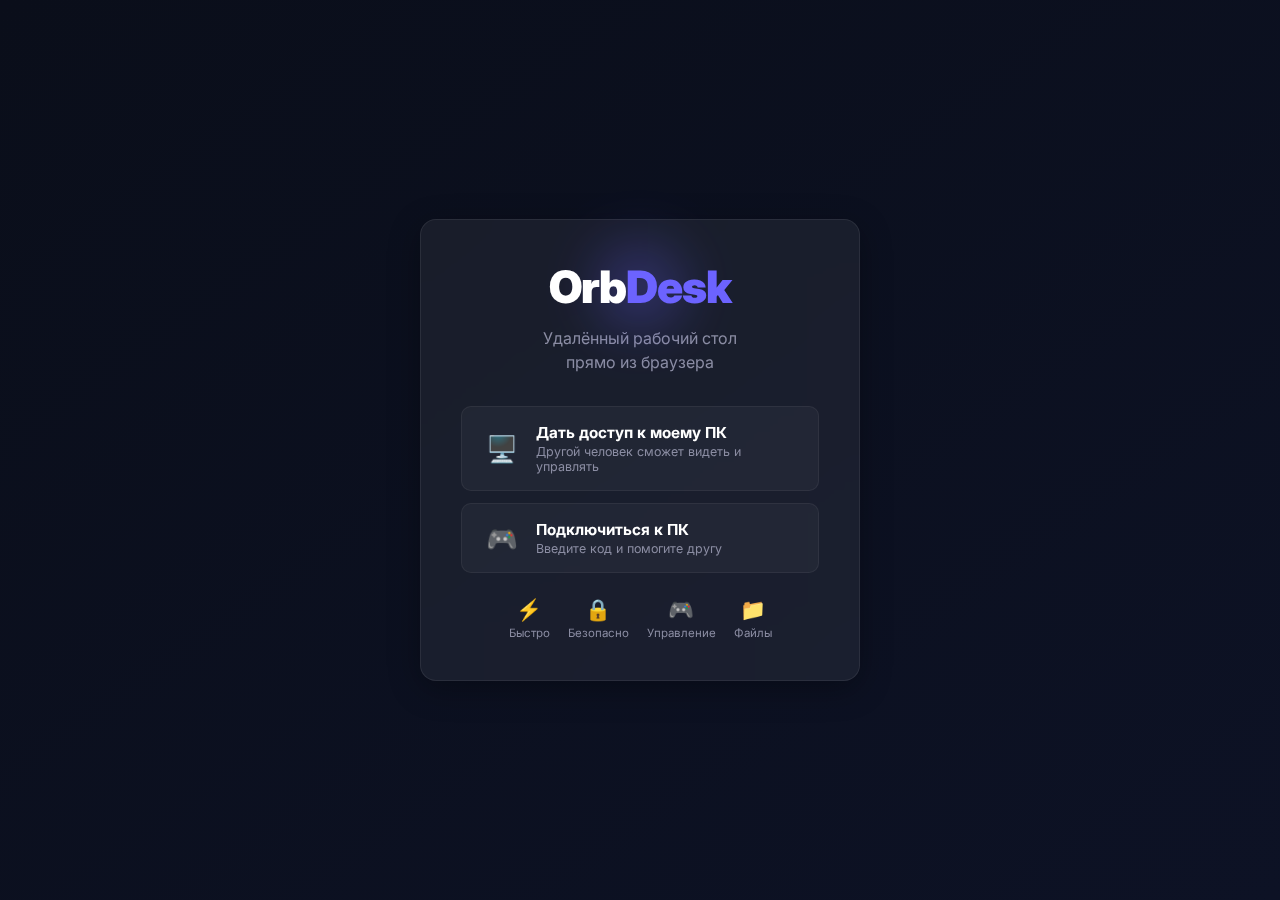
<file: static/index.html>
<!DOCTYPE html>
<html lang="ru">

<head>
    <meta charset="UTF-8">
    <meta name="viewport" content="width=device-width, initial-scale=1.0">
    <title>OrbDesk | Удалённый рабочий стол</title>
    <meta name="description"
        content="OrbDesk — удалённый рабочий стол прямо из браузера. Быстро, безопасно, с полным управлением.">
    <link rel="preconnect" href="https://fonts.googleapis.com">
    <link rel="preconnect" href="https://fonts.gstatic.com" crossorigin>
    <link href="https://fonts.googleapis.com/css2?family=Inter:wght@400;600;700;900&display=swap" rel="stylesheet">
    <link rel="stylesheet" href="style.css">
</head>

<body>

    <!-- ═══ Экран 1: Главная ═══ -->
    <div id="landing-page" class="page active">
        <div class="glass-card main-card">
            <div class="hero">
                <div class="logo-orb">
                    <div class="orb-glow"></div>
                    <span class="logo-text">Orb<span class="accent">Desk</span></span>
                </div>
                <p class="tagline">Удалённый рабочий стол<br>прямо из браузера</p>
            </div>

            <div class="role-buttons">
                <button id="btn-host" class="role-btn host-btn">
                    <span class="role-icon">🖥️</span>
                    <div>
                        <span class="role-title">Дать доступ к моему ПК</span>
                        <span class="role-desc">Другой человек сможет видеть и управлять</span>
                    </div>
                </button>
                <button id="btn-viewer" class="role-btn viewer-btn">
                    <span class="role-icon">🎮</span>
                    <div>
                        <span class="role-title">Подключиться к ПК</span>
                        <span class="role-desc">Введите код и помогите другу</span>
                    </div>
                </button>
            </div>

            <div class="features">
                <div class="feature-item"><span class="icon">⚡</span>
                    <p>Быстро</p>
                </div>
                <div class="feature-item"><span class="icon">🔒</span>
                    <p>Безопасно</p>
                </div>
                <div class="feature-item"><span class="icon">🎮</span>
                    <p>Управление</p>
                </div>
                <div class="feature-item"><span class="icon">📁</span>
                    <p>Файлы</p>
                </div>
            </div>
        </div>
    </div>

    <!-- ═══ Экран 2: Хост ═══ -->
    <div id="host-page" class="page">
        <div class="glass-card host-card">
            <button id="back-from-host" class="back-btn">← Назад</button>
            <div class="host-content">
                <div class="share-icon-large">🖥️</div>
                <h2>Дать доступ к ПК</h2>
                <p class="host-subtitle">Скачайте и запустите — код для подключения появится автоматически</p>

                <a href="/download/host" class="primary-btn download-btn">
                    ⬇️ Скачать OrbDesk Agent
                </a>

                <div class="steps-mini">
                    <p>1. Скачайте файл</p>
                    <p>2. <strong>Запустите</strong> его — всё установится автоматически</p>
                    <p>3. Код и пароль появятся в окне — скажите их другу</p>
                </div>

                <div class="agent-features">
                    <div class="af-item">🔒 <strong>C</strong> — вкл/выкл управление</div>
                    <div class="af-item">👢 <strong>K</strong> — выгнать зрителя</div>
                    <div class="af-item">❌ <strong>Q</strong> — завершить</div>
                </div>
            </div>
        </div>
    </div>

    <!-- ═══ Экран 3: Зритель (ввод кода) ═══ -->
    <div id="viewer-page" class="page">
        <div class="glass-card viewer-card">
            <button id="back-from-viewer" class="back-btn">← Назад</button>
            <div class="viewer-content">
                <div class="connect-icon-large">🎮</div>
                <h2>Подключение</h2>
                <p class="viewer-subtitle">Введите код доступа от друга</p>

                <div class="pin-input" id="pin-container">
                    <input type="text" maxlength="1" class="pin-digit" data-index="0" inputmode="numeric"
                        autocomplete="off">
                    <input type="text" maxlength="1" class="pin-digit" data-index="1" inputmode="numeric"
                        autocomplete="off">
                    <input type="text" maxlength="1" class="pin-digit" data-index="2" inputmode="numeric"
                        autocomplete="off">
                    <span class="pin-separator">—</span>
                    <input type="text" maxlength="1" class="pin-digit" data-index="3" inputmode="numeric"
                        autocomplete="off">
                    <input type="text" maxlength="1" class="pin-digit" data-index="4" inputmode="numeric"
                        autocomplete="off">
                    <input type="text" maxlength="1" class="pin-digit" data-index="5" inputmode="numeric"
                        autocomplete="off">
                </div>

                <div id="password-section" class="password-section hidden">
                    <p class="password-label">🔒 Введите пароль сеанса</p>
                    <input type="text" id="session-password" class="password-input" placeholder="Пароль"
                        autocomplete="off" maxlength="10">
                </div>

                <p id="pin-error" class="pin-error"></p>

                <button id="connect-btn" class="primary-btn" disabled>
                    Подключиться
                </button>
            </div>
        </div>
    </div>

    <!-- ═══ Экран 4: Удалённый рабочий стол ═══ -->
    <div id="remote-page" class="page">
        <div class="glass-nav" id="glass-nav">
            <div class="nav-left">
                <div class="logo-small">Orb<span class="accent">Desk</span></div>
                <div id="connection-indicator" class="connection-indicator good">
                    <span class="ci-dot"></span>
                    <span class="ci-text" id="ci-text">Отлично</span>
                </div>
            </div>
            <div class="nav-controls">
                <span id="control-badge" class="control-badge allowed">🎮 Управление</span>
                <span id="session-status" class="session-status">Подключение...</span>
                <button id="btn-settings" class="nav-icon-btn" title="Настройки">⚙️</button>
                <button id="btn-syskeys" class="nav-icon-btn" title="Системные клавиши">⌨️</button>
                <button id="btn-quickactions" class="nav-icon-btn" title="Быстрые действия">⚡</button>
                <button id="btn-clipboard" class="nav-icon-btn" title="Буфер обмена">📋</button>
                <button id="btn-draw" class="nav-icon-btn" title="Рисование">✏️</button>
                <button id="btn-chat" class="nav-icon-btn" title="Чат">💬</button>
                <button id="btn-record" class="nav-icon-btn" title="Запись сессии">⏺</button>
                <button id="close-session" class="close-btn" title="Отключиться">✕</button>
            </div>
        </div>

        <div class="viewport-container" id="viewport-container">
            <canvas id="screen-canvas"></canvas>
            <canvas id="draw-canvas"></canvas>
            <div id="ghost-cursors-layer" class="ghost-cursors-layer"></div>

            <!-- Drop Zone Overlay -->
            <div id="drop-overlay" class="drop-overlay hidden">
                <div class="drop-content">
                    <div class="drop-icon">📁</div>
                    <p class="drop-text">Отпустите файл для отправки</p>
                    <div class="drop-ring"></div>
                </div>
            </div>

            <div class="loader" id="loader">
                <div class="loader-spinner"></div>
                <p>Загрузка экрана...</p>
            </div>
        </div>

        <!-- Settings Overlay -->
        <div id="settings-overlay" class="overlay-panel hidden">
            <div class="overlay-glass">
                <div class="overlay-header">
                    <h3>⚙️ Настройки</h3>
                    <button class="overlay-close" data-close="settings-overlay">✕</button>
                </div>
                <div class="overlay-body">
                    <label class="setting-label">Качество изображения</label>
                    <div class="quality-selector" id="quality-selector">
                        <button class="q-btn" data-quality="low">
                            <span class="q-icon">🟢</span>
                            <span class="q-name">Низкое</span>
                            <span class="q-desc">15 FPS · Экономия</span>
                        </button>
                        <button class="q-btn active" data-quality="medium">
                            <span class="q-icon">🟡</span>
                            <span class="q-name">Среднее</span>
                            <span class="q-desc">30 FPS · Баланс</span>
                        </button>
                        <button class="q-btn" data-quality="high">
                            <span class="q-icon">🔴</span>
                            <span class="q-name">Высокое</span>
                            <span class="q-desc">60 FPS · Максимум</span>
                        </button>
                    </div>

                    <label class="setting-label" style="margin-top: 18px;">Монитор</label>
                    <div id="monitor-selector" class="monitor-selector">
                        <span class="monitor-info">Обнаружение...</span>
                    </div>

                    <label class="setting-label" style="margin-top: 18px;">Информация</label>
                    <div class="info-grid">
                        <div class="info-cell">
                            <span class="info-value" id="info-fps">—</span>
                            <span class="info-label">FPS</span>
                        </div>
                        <div class="info-cell">
                            <span class="info-value" id="info-latency">—</span>
                            <span class="info-label">Сеанс</span>
                        </div>
                        <div class="info-cell">
                            <span class="info-value" id="info-resolution">—</span>
                            <span class="info-label">Разрешение</span>
                        </div>
                    </div>
                </div>
            </div>
        </div>

        <!-- System Keys Overlay -->
        <div id="syskeys-overlay" class="overlay-panel hidden">
            <div class="overlay-glass syskeys-glass">
                <div class="overlay-header">
                    <h3>⌨️ Системные клавиши</h3>
                    <button class="overlay-close" data-close="syskeys-overlay">✕</button>
                </div>
                <div class="overlay-body">
                    <div class="syskeys-section">
                        <span class="syskeys-label">Модификаторы</span>
                        <div class="syskeys-row">
                            <button class="syskey-btn modifier-btn" data-mod="ctrl">Ctrl</button>
                            <button class="syskey-btn modifier-btn" data-mod="shift">Shift</button>
                            <button class="syskey-btn modifier-btn" data-mod="alt">Alt</button>
                            <button class="syskey-btn modifier-btn" data-mod="win">Win</button>
                        </div>
                    </div>
                    <div class="syskeys-section">
                        <span class="syskeys-label">F-клавиши</span>
                        <div class="syskeys-row">
                            <button class="syskey-btn" data-key="f1">F1</button>
                            <button class="syskey-btn" data-key="f2">F2</button>
                            <button class="syskey-btn" data-key="f3">F3</button>
                            <button class="syskey-btn" data-key="f4">F4</button>
                            <button class="syskey-btn" data-key="f5">F5</button>
                            <button class="syskey-btn" data-key="f6">F6</button>
                        </div>
                        <div class="syskeys-row">
                            <button class="syskey-btn" data-key="f7">F7</button>
                            <button class="syskey-btn" data-key="f8">F8</button>
                            <button class="syskey-btn" data-key="f9">F9</button>
                            <button class="syskey-btn" data-key="f10">F10</button>
                            <button class="syskey-btn" data-key="f11">F11</button>
                            <button class="syskey-btn" data-key="f12">F12</button>
                        </div>
                    </div>
                    <div class="syskeys-section">
                        <span class="syskeys-label">Специальные</span>
                        <div class="syskeys-row">
                            <button class="syskey-btn" data-key="escape">Esc</button>
                            <button class="syskey-btn" data-key="tab">Tab</button>
                            <button class="syskey-btn" data-key="delete">Del</button>
                            <button class="syskey-btn" data-key="printscreen">PrtSc</button>
                            <button class="syskey-btn" data-key="insert">Ins</button>
                        </div>
                    </div>
                    <div class="syskeys-section">
                        <span class="syskeys-label">Комбинации</span>
                        <div class="syskeys-row">
                            <button class="syskey-btn hotkey-btn" data-hotkey="ctrl,c">Ctrl+C</button>
                            <button class="syskey-btn hotkey-btn" data-hotkey="ctrl,v">Ctrl+V</button>
                            <button class="syskey-btn hotkey-btn" data-hotkey="ctrl,z">Ctrl+Z</button>
                            <button class="syskey-btn hotkey-btn" data-hotkey="ctrl,a">Ctrl+A</button>
                            <button class="syskey-btn hotkey-btn" data-hotkey="alt,tab">Alt+Tab</button>
                            <button class="syskey-btn hotkey-btn" data-hotkey="alt,f4">Alt+F4</button>
                        </div>
                        <div class="syskeys-row">
                            <button class="syskey-btn hotkey-btn"
                                data-hotkey="ctrl,shift,escape">Ctrl+Shift+Esc</button>
                            <button class="syskey-btn hotkey-btn" data-hotkey="win,d">Win+D</button>
                            <button class="syskey-btn hotkey-btn" data-hotkey="win,e">Win+E</button>
                            <button class="syskey-btn hotkey-btn" data-hotkey="win,l">Win+L</button>
                        </div>
                    </div>
                </div>
            </div>
        </div>

        <!-- Quick Actions Overlay -->
        <div id="quickactions-overlay" class="overlay-panel hidden">
            <div class="overlay-glass qa-glass">
                <div class="overlay-header">
                    <h3>⚡ Быстрые действия</h3>
                    <button class="overlay-close" data-close="quickactions-overlay">✕</button>
                </div>
                <div class="qa-grid">
                    <button class="qa-btn" data-quick="minimize_all">
                        <span class="qa-icon">🗕</span>
                        <span class="qa-label">Свернуть всё</span>
                    </button>
                    <button class="qa-btn" data-quick="show_desktop">
                        <span class="qa-icon">🖥️</span>
                        <span class="qa-label">Рабочий стол</span>
                    </button>
                    <button class="qa-btn" data-quick="task_manager">
                        <span class="qa-icon">📊</span>
                        <span class="qa-label">Диспетчер задач</span>
                    </button>
                    <button class="qa-btn" data-quick="open_explorer">
                        <span class="qa-icon">📁</span>
                        <span class="qa-label">Проводник</span>
                    </button>
                    <button class="qa-btn" data-quick="screenshot">
                        <span class="qa-icon">📸</span>
                        <span class="qa-label">Скриншот</span>
                    </button>
                    <button class="qa-btn qa-btn-danger" data-quick="lock_screen">
                        <span class="qa-icon">🔒</span>
                        <span class="qa-label">Блокировка</span>
                    </button>
                </div>
            </div>
        </div>

        <!-- Chat Overlay -->
        <div id="chat-overlay" class="overlay-panel chat-panel hidden">
            <div class="overlay-glass chat-glass">
                <div class="overlay-header">
                    <h3>💬 Чат</h3>
                    <button class="overlay-close" data-close="chat-overlay">✕</button>
                </div>
                <div class="chat-messages" id="chat-messages"></div>
                <div class="chat-input-area">
                    <input type="text" id="chat-input" class="chat-input" placeholder="Написать сообщение..."
                        autocomplete="off" maxlength="500">
                    <button id="chat-send" class="chat-send-btn">➤</button>
                </div>
            </div>
        </div>

        <!-- Draw Toolbar -->
        <div id="draw-toolbar" class="draw-toolbar hidden">
            <div class="draw-colors">
                <button class="draw-color active" data-color="#ff4444" style="background:#ff4444;"></button>
                <button class="draw-color" data-color="#44ff44" style="background:#44ff44;"></button>
                <button class="draw-color" data-color="#4488ff" style="background:#4488ff;"></button>
                <button class="draw-color" data-color="#ffff44" style="background:#ffff44;"></button>
                <button class="draw-color" data-color="#ffffff" style="background:#ffffff;"></button>
            </div>
            <div class="draw-sizes">
                <button class="draw-size active" data-size="3">S</button>
                <button class="draw-size" data-size="6">M</button>
                <button class="draw-size" data-size="12">L</button>
            </div>
            <button id="draw-clear" class="draw-clear-btn">🗑️ Очистить</button>
        </div>

        <div class="floating-toolbar">
            <button id="fullscreen" title="На весь экран">⛶</button>
            <button id="btn-focus" title="Focus Mode">👁️</button>
        </div>
    </div>

    <!-- Screenshot Modal -->
    <div id="screenshot-modal" class="screenshot-modal hidden">
        <div class="screenshot-content">
            <div class="screenshot-header">
                <h3>📸 Скриншот</h3>
                <button class="overlay-close" id="screenshot-close">✕</button>
            </div>
            <img id="screenshot-img" class="screenshot-img" alt="Screenshot">
            <a id="screenshot-download" class="primary-btn download-btn" download="screenshot.png">⬇️ Скачать</a>
        </div>
    </div>

    <input type="text" id="hidden-input" style="position:absolute;opacity:0;pointer-events:none;">

    <div id="toast" class="toast"></div>

    <script src="script.js"></script>
</body>

</html>
</file>
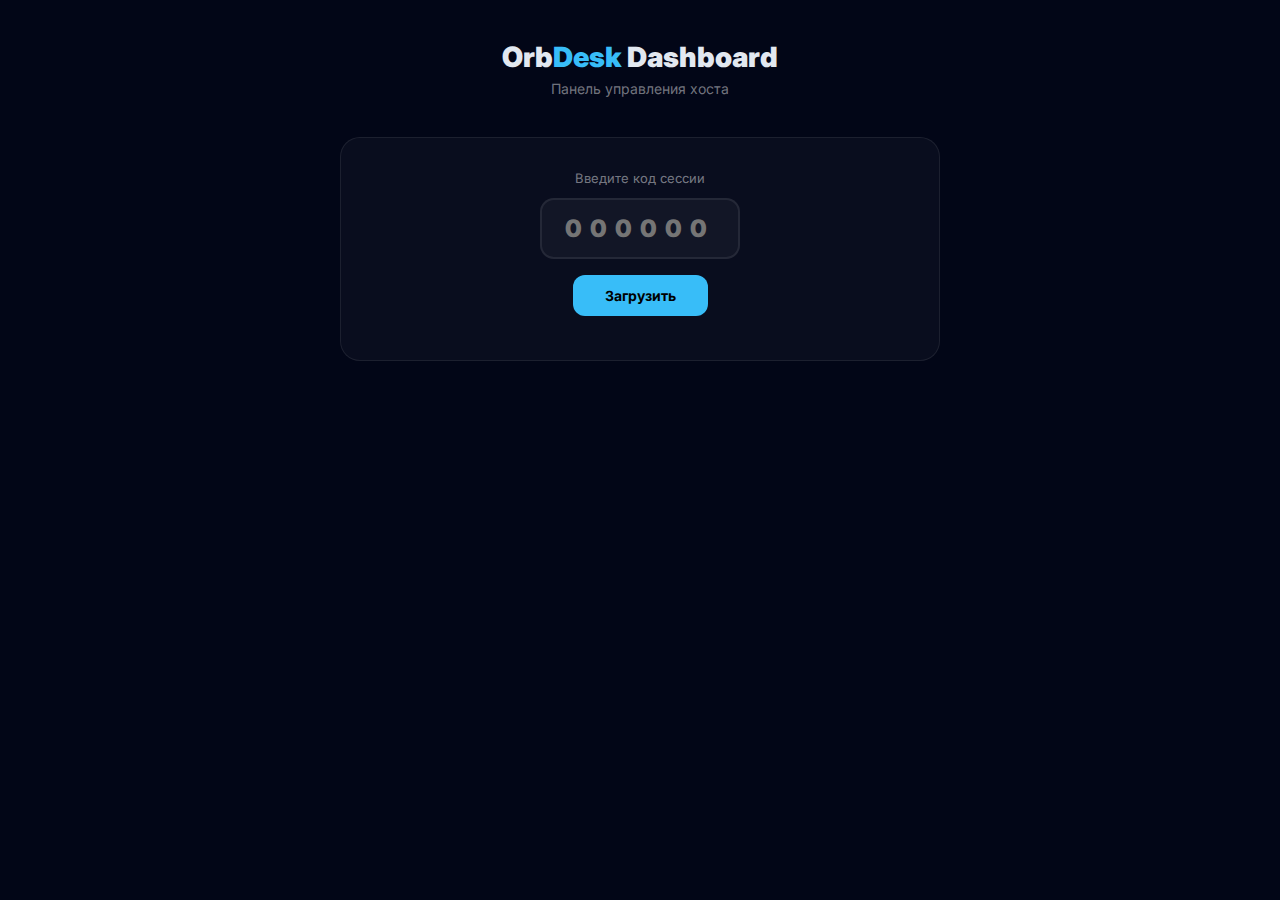
<file: static/dashboard.html>
<!DOCTYPE html>
<html lang="ru">

<head>
    <meta charset="UTF-8">
    <meta name="viewport" content="width=device-width, initial-scale=1.0">
    <title>OrbDesk | Dashboard</title>
    <link rel="preconnect" href="https://fonts.googleapis.com">
    <link rel="preconnect" href="https://fonts.gstatic.com" crossorigin>
    <link href="https://fonts.googleapis.com/css2?family=Inter:wght@400;600;700;900&display=swap" rel="stylesheet">
    <style>
        :root {
            --bg: #020617;
            --accent: #38bdf8;
            --accent-hover: #0ea5e9;
            --glass: rgba(255, 255, 255, 0.03);
            --glass-border: rgba(255, 255, 255, 0.08);
            --text: #e2e8f0;
            --text-dim: rgba(255, 255, 255, 0.45);
            --success: #4ade80;
            --danger: #f43f5e;
        }

        * {
            margin: 0;
            padding: 0;
            box-sizing: border-box;
        }

        body {
            font-family: 'Inter', sans-serif;
            background: var(--bg);
            color: var(--text);
            min-height: 100vh;
            padding: 40px 20px;
        }

        .container {
            max-width: 600px;
            margin: 0 auto;
        }

        .header {
            text-align: center;
            margin-bottom: 40px;
        }

        .logo {
            font-size: 28px;
            font-weight: 900;
        }

        .logo .accent {
            color: var(--accent);
        }

        .subtitle {
            color: var(--text-dim);
            font-size: 14px;
            margin-top: 6px;
        }

        /* Enter Code */
        .code-entry {
            background: var(--glass);
            border: 1px solid var(--glass-border);
            border-radius: 20px;
            padding: 32px;
            text-align: center;
            margin-bottom: 24px;
        }

        .code-entry label {
            display: block;
            font-size: 13px;
            color: var(--text-dim);
            margin-bottom: 12px;
        }

        .code-input {
            width: 200px;
            padding: 14px;
            font-family: 'Inter', sans-serif;
            font-size: 24px;
            font-weight: 900;
            text-align: center;
            letter-spacing: 8px;
            background: rgba(255, 255, 255, 0.04);
            border: 2px solid var(--glass-border);
            border-radius: 14px;
            color: var(--accent);
            outline: none;
            caret-color: var(--accent);
            transition: all 0.25s;
        }

        .code-input:focus {
            border-color: var(--accent);
            box-shadow: 0 0 24px rgba(56, 189, 248, 0.15);
        }

        .load-btn {
            display: inline-block;
            margin-top: 16px;
            padding: 12px 32px;
            background: var(--accent);
            color: #000;
            font-family: 'Inter', sans-serif;
            font-size: 14px;
            font-weight: 700;
            border: none;
            border-radius: 12px;
            cursor: pointer;
            transition: all 0.2s;
        }

        .load-btn:hover {
            background: var(--accent-hover);
            transform: scale(1.04);
        }

        /* Dashboard Card */
        .dashboard-card {
            background: var(--glass);
            border: 1px solid var(--glass-border);
            border-radius: 20px;
            padding: 32px;
            display: none;
        }

        .dashboard-card.active {
            display: block;
            animation: fadeIn 0.3s ease;
        }

        @keyframes fadeIn {
            from {
                opacity: 0;
                transform: translateY(-6px);
            }

            to {
                opacity: 1;
                transform: translateY(0);
            }
        }

        .dash-row {
            display: flex;
            justify-content: space-between;
            align-items: center;
            padding: 14px 0;
            border-bottom: 1px solid rgba(255, 255, 255, 0.05);
        }

        .dash-row:last-child {
            border-bottom: none;
        }

        .dash-label {
            font-size: 13px;
            color: var(--text-dim);
        }

        .dash-value {
            font-size: 15px;
            font-weight: 700;
        }

        .status-online {
            color: var(--success);
        }

        .status-offline {
            color: var(--danger);
        }

        .dash-actions {
            display: flex;
            gap: 12px;
            margin-top: 24px;
        }

        .dash-btn {
            flex: 1;
            padding: 14px;
            font-family: 'Inter', sans-serif;
            font-size: 13px;
            font-weight: 700;
            border: none;
            border-radius: 12px;
            cursor: pointer;
            transition: all 0.2s;
        }

        .dash-btn:hover {
            transform: scale(1.03);
        }

        .btn-control {
            background: rgba(56, 189, 248, 0.15);
            color: var(--accent);
            border: 1px solid rgba(56, 189, 248, 0.3);
        }

        .btn-control.denied {
            background: rgba(244, 63, 94, 0.15);
            color: var(--danger);
            border-color: rgba(244, 63, 94, 0.3);
        }

        .btn-kick {
            background: rgba(244, 63, 94, 0.12);
            color: var(--danger);
            border: 1px solid rgba(244, 63, 94, 0.2);
        }

        .btn-kick:hover {
            background: rgba(244, 63, 94, 0.25);
        }

        .error-msg {
            color: var(--danger);
            font-size: 13px;
            margin-top: 12px;
        }

        .refresh-note {
            text-align: center;
            font-size: 11px;
            color: var(--text-dim);
            margin-top: 16px;
        }
    </style>
</head>

<body>
    <div class="container">
        <div class="header">
            <div class="logo">Orb<span class="accent">Desk</span> Dashboard</div>
            <p class="subtitle">Панель управления хоста</p>
        </div>

        <div class="code-entry">
            <label>Введите код сессии</label>
            <input type="text" class="code-input" id="dash-code" maxlength="6" inputmode="numeric" autocomplete="off"
                placeholder="000000">
            <br>
            <button class="load-btn" id="dash-load">Загрузить</button>
            <p class="error-msg" id="dash-error"></p>
        </div>

        <div class="dashboard-card" id="dash-card">
            <div class="dash-row">
                <span class="dash-label">Статус</span>
                <span class="dash-value" id="d-status">—</span>
            </div>
            <div class="dash-row">
                <span class="dash-label">Код сессии</span>
                <span class="dash-value" id="d-code">—</span>
            </div>
            <div class="dash-row">
                <span class="dash-label">Зрителей</span>
                <span class="dash-value" id="d-viewers">0</span>
            </div>
            <div class="dash-row">
                <span class="dash-label">Управление</span>
                <span class="dash-value" id="d-control">—</span>
            </div>
            <div class="dash-row">
                <span class="dash-label">Пароль</span>
                <span class="dash-value" id="d-password">—</span>
            </div>
            <div class="dash-row">
                <span class="dash-label">Мониторов</span>
                <span class="dash-value" id="d-monitors">—</span>
            </div>

            <div class="dash-actions">
                <button class="dash-btn btn-control" id="d-toggle">🎮 Вкл/Выкл управление</button>
                <button class="dash-btn btn-kick" id="d-kick">👢 Выгнать всех</button>
            </div>
        </div>

        <p class="refresh-note" id="refresh-note" style="display:none">Обновляется каждые 3 секунды</p>
    </div>

    <script>
        const codeInput = document.getElementById('dash-code');
        const loadBtn = document.getElementById('dash-load');
        const errorMsg = document.getElementById('dash-error');
        const card = document.getElementById('dash-card');
        let currentCode = '';
        let refreshInterval = null;

        loadBtn.addEventListener('click', loadDashboard);
        codeInput.addEventListener('keydown', (e) => {
            if (e.key === 'Enter') loadDashboard();
        });

        async function loadDashboard() {
            const code = codeInput.value.trim();
            if (code.length !== 6) {
                errorMsg.textContent = 'Введите 6-значный код';
                return;
            }
            errorMsg.textContent = '';
            currentCode = code;

            try {
                const resp = await fetch(`/api/dashboard?code=${code}`);
                if (!resp.ok) {
                    errorMsg.textContent = 'Сессия не найдена или хост оффлайн';
                    card.classList.remove('active');
                    return;
                }
                const data = await resp.json();
                renderDashboard(data);
                card.classList.add('active');
                document.getElementById('refresh-note').style.display = '';

                // Auto-refresh
                if (refreshInterval) clearInterval(refreshInterval);
                refreshInterval = setInterval(refreshDashboard, 3000);
            } catch {
                errorMsg.textContent = 'Ошибка связи с сервером';
            }
        }

        async function refreshDashboard() {
            try {
                const resp = await fetch(`/api/dashboard?code=${currentCode}`);
                if (!resp.ok) {
                    card.classList.remove('active');
                    errorMsg.textContent = 'Сессия завершена';
                    clearInterval(refreshInterval);
                    return;
                }
                const data = await resp.json();
                renderDashboard(data);
            } catch { }
        }

        function renderDashboard(data) {
            document.getElementById('d-status').innerHTML = '<span class="status-online">🟢 Онлайн</span>';
            document.getElementById('d-code').textContent = data.code;
            document.getElementById('d-viewers').textContent = data.viewers;
            document.getElementById('d-monitors').textContent = (data.monitors || []).length || '1';

            const ctrl = data.control_allowed;
            const ctrlEl = document.getElementById('d-control');
            ctrlEl.innerHTML = ctrl
                ? '<span class="status-online">✅ Разрешено</span>'
                : '<span class="status-offline">🔒 Запрещено</span>';

            const toggleBtn = document.getElementById('d-toggle');
            toggleBtn.className = 'dash-btn btn-control' + (ctrl ? '' : ' denied');
            toggleBtn.textContent = ctrl ? '🔒 Запретить управление' : '🎮 Разрешить управление';

            document.getElementById('d-password').textContent = data.has_password ? '🔑 Установлен' : '—';
        }

        document.getElementById('d-toggle').addEventListener('click', async () => {
            try {
                await fetch('/api/dashboard/toggle_control', {
                    method: 'POST',
                    headers: { 'Content-Type': 'application/json' },
                    body: JSON.stringify({ code: currentCode })
                });
                refreshDashboard();
            } catch { }
        });

        document.getElementById('d-kick').addEventListener('click', async () => {
            if (!confirm('Выгнать всех зрителей?')) return;
            try {
                await fetch('/api/dashboard/kick', {
                    method: 'POST',
                    headers: { 'Content-Type': 'application/json' },
                    body: JSON.stringify({ code: currentCode })
                });
                refreshDashboard();
            } catch { }
        });
    </script>
</body>

</html>
</file>
<file: static/style.css>
/* ═══════════════════════════════════════════════════════
   OrbDesk v4 — Premium Glassmorphism UI
   ═══════════════════════════════════════════════════════ */

:root {
    --bg-start: #0a0e1a;
    --bg-end: #0d1225;
    --glass-bg: rgba(255, 255, 255, 0.06);
    --glass-border: rgba(255, 255, 255, 0.08);
    --glass-blur: 20px;
    --accent: #6c63ff;
    --accent-glow: rgba(108, 99, 255, 0.4);
    --success: #10b981;
    --warning: #f59e0b;
    --danger: #ef4444;
    --text: #e0e0e0;
    --text-muted: #8b8da3;
    --text-bright: #ffffff;
    --radius: 16px;
    --radius-sm: 10px;
    --font: 'Inter', -apple-system, BlinkMacSystemFont, sans-serif;
    --transition: all 0.3s cubic-bezier(0.4, 0, 0.2, 1);
}

*,
*::before,
*::after {
    margin: 0;
    padding: 0;
    box-sizing: border-box;
}

body {
    font-family: var(--font);
    background: linear-gradient(145deg, var(--bg-start), var(--bg-end));
    color: var(--text);
    min-height: 100vh;
    overflow: hidden;
    -webkit-font-smoothing: antialiased;
}

/* ═══ Страницы ═══ */
.page {
    position: fixed;
    inset: 0;
    display: flex;
    align-items: center;
    justify-content: center;
    opacity: 0;
    visibility: hidden;
    transform: translateY(20px);
    transition: var(--transition);
    z-index: 1;
}

.page.active {
    opacity: 1;
    visibility: visible;
    transform: translateY(0);
    z-index: 10;
}

/* ═══ Glassmorphism Card ═══ */
.glass-card {
    background: var(--glass-bg);
    border: 1px solid var(--glass-border);
    backdrop-filter: blur(var(--glass-blur));
    -webkit-backdrop-filter: blur(var(--glass-blur));
    border-radius: var(--radius);
    padding: 40px;
    max-width: 440px;
    width: 90%;
    text-align: center;
    box-shadow: 0 8px 32px rgba(0, 0, 0, 0.3);
}

/* ═══ Hero / Logo ═══ */
.hero {
    margin-bottom: 32px;
}

.logo-orb {
    position: relative;
    display: inline-block;
    margin-bottom: 12px;
}

.orb-glow {
    position: absolute;
    width: 80px;
    height: 80px;
    background: var(--accent);
    border-radius: 50%;
    filter: blur(30px);
    opacity: 0.35;
    top: 50%;
    left: 50%;
    transform: translate(-50%, -50%);
    animation: orb-pulse 3s ease-in-out infinite;
}

@keyframes orb-pulse {

    0%,
    100% {
        opacity: 0.25;
        transform: translate(-50%, -50%) scale(1);
    }

    50% {
        opacity: 0.45;
        transform: translate(-50%, -50%) scale(1.2);
    }
}

.logo-text {
    font-size: 2.8rem;
    font-weight: 900;
    color: var(--text-bright);
    position: relative;
    letter-spacing: -1px;
}

.accent {
    color: var(--accent);
}

.tagline {
    color: var(--text-muted);
    font-size: 1rem;
    line-height: 1.5;
}

/* ═══ Role Buttons ═══ */
.role-buttons {
    display: flex;
    flex-direction: column;
    gap: 12px;
    margin-bottom: 24px;
}

.role-btn {
    display: flex;
    align-items: center;
    gap: 14px;
    padding: 16px 20px;
    background: rgba(255, 255, 255, 0.04);
    border: 1px solid rgba(255, 255, 255, 0.06);
    border-radius: var(--radius-sm);
    color: var(--text);
    cursor: pointer;
    text-align: left;
    transition: var(--transition);
    font-family: var(--font);
}

.role-btn:hover {
    background: rgba(108, 99, 255, 0.12);
    border-color: rgba(108, 99, 255, 0.25);
    transform: translateY(-2px);
    box-shadow: 0 4px 20px var(--accent-glow);
}

.role-icon {
    font-size: 1.6rem;
    width: 40px;
    text-align: center;
    flex-shrink: 0;
}

.role-title {
    font-weight: 700;
    font-size: 0.95rem;
    color: var(--text-bright);
    display: block;
}

.role-desc {
    font-size: 0.78rem;
    color: var(--text-muted);
    display: block;
    margin-top: 2px;
}

/* ═══ Features Row ═══ */
.features {
    display: flex;
    justify-content: center;
    gap: 18px;
}

.feature-item {
    text-align: center;
}

.feature-item .icon {
    font-size: 1.3rem;
    display: block;
    margin-bottom: 4px;
}

.feature-item p {
    font-size: 0.72rem;
    color: var(--text-muted);
}

/* ═══ Back Button ═══ */
.back-btn {
    position: absolute;
    top: 20px;
    left: 20px;
    background: none;
    border: 1px solid var(--glass-border);
    color: var(--text-muted);
    padding: 6px 16px;
    border-radius: 20px;
    cursor: pointer;
    font-family: var(--font);
    font-size: 0.85rem;
    transition: var(--transition);
}

.back-btn:hover {
    color: var(--text-bright);
    border-color: var(--accent);
}

/* ═══ Host Page ═══ */
.host-card {
    max-width: 480px;
    padding: 32px;
}

.share-icon-large {
    font-size: 3rem;
    margin-bottom: 12px;
}

.host-card h2 {
    font-size: 1.5rem;
    font-weight: 700;
    color: var(--text-bright);
    margin-bottom: 6px;
}

.host-subtitle {
    color: var(--text-muted);
    font-size: 0.88rem;
    margin-bottom: 24px;
    line-height: 1.4;
}

.primary-btn {
    display: inline-flex;
    align-items: center;
    justify-content: center;
    gap: 8px;
    padding: 14px 32px;
    background: linear-gradient(135deg, var(--accent), #8b5cf6);
    color: white;
    border: none;
    border-radius: var(--radius-sm);
    font-size: 1rem;
    font-weight: 700;
    font-family: var(--font);
    cursor: pointer;
    transition: var(--transition);
    text-decoration: none;
    box-shadow: 0 4px 20px var(--accent-glow);
}

.primary-btn:hover {
    transform: translateY(-2px);
    box-shadow: 0 6px 30px rgba(108, 99, 255, 0.5);
}

.primary-btn:disabled {
    opacity: 0.4;
    cursor: not-allowed;
    transform: none;
}

.download-btn {
    width: 100%;
    margin-bottom: 20px;
}

.steps-mini {
    text-align: left;
    padding: 16px;
    background: rgba(255, 255, 255, 0.03);
    border-radius: var(--radius-sm);
    margin-bottom: 16px;
}

.steps-mini p {
    color: var(--text-muted);
    font-size: 0.82rem;
    padding: 3px 0;
}

.agent-features {
    display: flex;
    gap: 14px;
    justify-content: center;
    flex-wrap: wrap;
}

.af-item {
    font-size: 0.72rem;
    color: var(--text-muted);
    background: rgba(255, 255, 255, 0.03);
    padding: 6px 10px;
    border-radius: 6px;
}

/* ═══ Viewer / PIN ═══ */
.viewer-card {
    max-width: 440px;
    padding: 32px;
}

.connect-icon-large {
    font-size: 3rem;
    margin-bottom: 12px;
}

.viewer-card h2 {
    font-size: 1.5rem;
    font-weight: 700;
    color: var(--text-bright);
    margin-bottom: 6px;
}

.viewer-subtitle {
    color: var(--text-muted);
    font-size: 0.88rem;
    margin-bottom: 24px;
}

.pin-input {
    display: flex;
    align-items: center;
    justify-content: center;
    gap: 8px;
    margin-bottom: 16px;
}

.pin-digit {
    width: 46px;
    height: 54px;
    background: rgba(255, 255, 255, 0.05);
    border: 2px solid rgba(255, 255, 255, 0.08);
    border-radius: 12px;
    text-align: center;
    font-size: 1.5rem;
    font-weight: 700;
    color: var(--text-bright);
    font-family: var(--font);
    transition: var(--transition);
    caret-color: var(--accent);
    outline: none;
}

.pin-digit:focus {
    border-color: var(--accent);
    box-shadow: 0 0 0 3px var(--accent-glow);
}

.pin-digit.filled {
    border-color: var(--accent);
    background: rgba(108, 99, 255, 0.08);
}

.pin-digit.error {
    border-color: var(--danger);
    animation: shake 0.4s;
}

@keyframes shake {

    0%,
    100% {
        transform: translateX(0);
    }

    25% {
        transform: translateX(-4px);
    }

    75% {
        transform: translateX(4px);
    }
}

.pin-separator {
    font-size: 1.8rem;
    color: var(--text-muted);
    font-weight: 300;
    margin: 0 2px;
}

.password-section {
    margin-bottom: 16px;
    transition: var(--transition);
}

.password-section.hidden {
    display: none;
}

.password-label {
    font-size: 0.82rem;
    color: var(--text-muted);
    margin-bottom: 8px;
}

.password-input {
    width: 100%;
    padding: 12px 16px;
    background: rgba(255, 255, 255, 0.05);
    border: 1px solid rgba(255, 255, 255, 0.08);
    border-radius: var(--radius-sm);
    color: var(--text-bright);
    font-size: 1rem;
    font-family: var(--font);
    outline: none;
    text-align: center;
    letter-spacing: 2px;
    transition: var(--transition);
}

.password-input:focus {
    border-color: var(--accent);
}

.pin-error {
    color: var(--danger);
    font-size: 0.82rem;
    min-height: 20px;
    margin-bottom: 8px;
}


/* ═══════════════════════════════════════════════════════
   Экран 4: Remote Desktop
   ═══════════════════════════════════════════════════════ */

#remote-page {
    flex-direction: column;
    align-items: stretch;
    background: #000;
}

/* ═══ Navbar ═══ */
.glass-nav {
    display: flex;
    align-items: center;
    justify-content: space-between;
    padding: 10px 16px;
    background: rgba(10, 14, 26, 0.85);
    backdrop-filter: blur(20px);
    border-bottom: 1px solid rgba(255, 255, 255, 0.06);
    z-index: 100;
    transition: transform 0.3s ease;
    flex-shrink: 0;
}

.glass-nav.nav-hidden {
    transform: translateY(-100%);
    position: absolute;
    top: 0;
    left: 0;
    right: 0;
}

.nav-left {
    display: flex;
    align-items: center;
    gap: 14px;
}

.logo-small {
    font-size: 1rem;
    font-weight: 900;
    color: var(--text-bright);
}

/* ═══ Connection Indicator (Adaptive Flow) ═══ */
.connection-indicator {
    display: flex;
    align-items: center;
    gap: 6px;
    padding: 4px 10px;
    border-radius: 20px;
    background: rgba(255, 255, 255, 0.05);
    font-size: 0.72rem;
    font-weight: 600;
}

.ci-dot {
    width: 8px;
    height: 8px;
    border-radius: 50%;
    animation: ci-pulse 2s ease-in-out infinite;
}

.connection-indicator.good .ci-dot {
    background: var(--success);
    box-shadow: 0 0 8px var(--success);
}

.connection-indicator.good .ci-text {
    color: var(--success);
}

.connection-indicator.medium .ci-dot {
    background: var(--warning);
    box-shadow: 0 0 8px var(--warning);
}

.connection-indicator.medium .ci-text {
    color: var(--warning);
}

.connection-indicator.bad .ci-dot {
    background: var(--danger);
    box-shadow: 0 0 8px var(--danger);
    animation: ci-pulse-fast 0.8s ease-in-out infinite;
}

.connection-indicator.bad .ci-text {
    color: var(--danger);
}

@keyframes ci-pulse {

    0%,
    100% {
        opacity: 0.6;
        transform: scale(1);
    }

    50% {
        opacity: 1;
        transform: scale(1.3);
    }
}

@keyframes ci-pulse-fast {

    0%,
    100% {
        opacity: 0.5;
        transform: scale(1);
    }

    50% {
        opacity: 1;
        transform: scale(1.5);
    }
}


/* ═══ Nav Controls ═══ */
.nav-controls {
    display: flex;
    align-items: center;
    gap: 6px;
}

.control-badge {
    padding: 5px 12px;
    border-radius: 20px;
    font-size: 0.72rem;
    font-weight: 600;
    transition: var(--transition);
}

.control-badge.allowed {
    background: rgba(16, 185, 129, 0.15);
    color: var(--success);
    border: 1px solid rgba(16, 185, 129, 0.2);
}

.control-badge.denied {
    background: rgba(239, 68, 68, 0.15);
    color: var(--danger);
    border: 1px solid rgba(239, 68, 68, 0.2);
}

.session-status {
    font-size: 0.72rem;
    color: var(--text-muted);
    margin-right: 8px;
}

.nav-icon-btn {
    background: rgba(255, 255, 255, 0.05);
    border: 1px solid rgba(255, 255, 255, 0.06);
    color: var(--text);
    width: 36px;
    height: 36px;
    border-radius: var(--radius-sm);
    cursor: pointer;
    font-size: 1rem;
    display: flex;
    align-items: center;
    justify-content: center;
    transition: var(--transition);
    position: relative;
}

.nav-icon-btn:hover {
    background: rgba(108, 99, 255, 0.15);
    border-color: rgba(108, 99, 255, 0.25);
}

.nav-icon-btn.active {
    background: rgba(108, 99, 255, 0.2);
    border-color: var(--accent);
    color: var(--accent);
}

.nav-icon-btn.has-unread::after {
    content: '';
    position: absolute;
    top: 5px;
    right: 5px;
    width: 8px;
    height: 8px;
    background: var(--danger);
    border-radius: 50%;
    animation: unread-pulse 1.5s infinite;
}

@keyframes unread-pulse {

    0%,
    100% {
        transform: scale(1);
    }

    50% {
        transform: scale(1.3);
    }
}

/* Recording button */
.nav-icon-btn.recording {
    background: rgba(239, 68, 68, 0.2);
    border-color: var(--danger);
    color: var(--danger);
    animation: recording-pulse 1.2s ease-in-out infinite;
}

@keyframes recording-pulse {

    0%,
    100% {
        box-shadow: 0 0 0 0 rgba(239, 68, 68, 0.4);
    }

    50% {
        box-shadow: 0 0 0 6px rgba(239, 68, 68, 0);
    }
}

.close-btn {
    width: 36px;
    height: 36px;
    background: rgba(239, 68, 68, 0.1);
    border: 1px solid rgba(239, 68, 68, 0.15);
    color: var(--danger);
    border-radius: var(--radius-sm);
    cursor: pointer;
    font-size: 1.1rem;
    display: flex;
    align-items: center;
    justify-content: center;
    transition: var(--transition);
}

.close-btn:hover {
    background: rgba(239, 68, 68, 0.25);
}

/* ═══ Viewport ═══ */
.viewport-container {
    flex: 1;
    position: relative;
    display: flex;
    align-items: center;
    justify-content: center;
    overflow: hidden;
    background: #000;
}

#screen-canvas {
    max-width: 100%;
    max-height: 100%;
    object-fit: contain;
    cursor: default;
}

#draw-canvas {
    position: absolute;
    top: 50%;
    left: 50%;
    transform: translate(-50%, -50%);
    max-width: 100%;
    max-height: 100%;
    pointer-events: none;
    z-index: 3;
}

/* ═══ Ghost Cursors Layer ═══ */
.ghost-cursors-layer {
    position: absolute;
    inset: 0;
    pointer-events: none;
    z-index: 4;
}

.ghost-cursor {
    position: absolute;
    top: 0;
    left: 0;
    pointer-events: none;
    transition: transform 0.1s linear;
    z-index: 5;
}

.ghost-label {
    position: absolute;
    top: 20px;
    left: 10px;
    font-size: 0.6rem;
    font-weight: 700;
    color: #000;
    padding: 1px 5px;
    border-radius: 4px;
    white-space: nowrap;
}

/* ═══ Drop Overlay ═══ */
.drop-overlay {
    position: absolute;
    inset: 0;
    background: rgba(108, 99, 255, 0.15);
    backdrop-filter: blur(8px);
    display: flex;
    align-items: center;
    justify-content: center;
    z-index: 20;
    animation: drop-fadein 0.2s ease;
}

.drop-overlay.hidden {
    display: none;
}

@keyframes drop-fadein {
    from {
        opacity: 0;
    }

    to {
        opacity: 1;
    }
}

.drop-content {
    text-align: center;
    position: relative;
}

.drop-icon {
    font-size: 4rem;
    margin-bottom: 12px;
    animation: drop-bounce 1s ease-in-out infinite;
}

@keyframes drop-bounce {

    0%,
    100% {
        transform: translateY(0);
    }

    50% {
        transform: translateY(-10px);
    }
}

.drop-text {
    font-size: 1.2rem;
    font-weight: 700;
    color: var(--text-bright);
}

.drop-ring {
    position: absolute;
    width: 120px;
    height: 120px;
    border: 3px dashed var(--accent);
    border-radius: 50%;
    top: 50%;
    left: 50%;
    transform: translate(-50%, -50%);
    animation: drop-ring-spin 4s linear infinite;
    opacity: 0.3;
}

@keyframes drop-ring-spin {
    from {
        transform: translate(-50%, -50%) rotate(0);
    }

    to {
        transform: translate(-50%, -50%) rotate(360deg);
    }
}


/* ═══ Loader ═══ */
.loader {
    position: absolute;
    display: flex;
    flex-direction: column;
    align-items: center;
    gap: 16px;
    z-index: 15;
}

.loader-spinner {
    width: 40px;
    height: 40px;
    border: 3px solid rgba(108, 99, 255, 0.15);
    border-top-color: var(--accent);
    border-radius: 50%;
    animation: spin 0.8s linear infinite;
}

@keyframes spin {
    to {
        transform: rotate(360deg);
    }
}

.loader p {
    color: var(--text-muted);
    font-size: 0.88rem;
}


/* ═══════════════════════════════════════════════════════
   Overlay Panels
   ═══════════════════════════════════════════════════════ */

.overlay-panel {
    position: absolute;
    top: 60px;
    right: 12px;
    z-index: 200;
    animation: overlay-slide 0.25s cubic-bezier(0.4, 0, 0.2, 1);
    max-height: calc(100vh - 80px);
}

.overlay-panel.hidden {
    display: none;
}

@keyframes overlay-slide {
    from {
        opacity: 0;
        transform: translateY(-10px) scale(0.96);
    }

    to {
        opacity: 1;
        transform: translateY(0) scale(1);
    }
}

.overlay-glass {
    background: rgba(14, 18, 32, 0.95);
    border: 1px solid rgba(255, 255, 255, 0.08);
    backdrop-filter: blur(24px);
    border-radius: var(--radius);
    padding: 16px;
    min-width: 280px;
    max-width: 340px;
    box-shadow: 0 8px 40px rgba(0, 0, 0, 0.4);
}

.overlay-header {
    display: flex;
    align-items: center;
    justify-content: space-between;
    margin-bottom: 14px;
}

.overlay-header h3 {
    font-size: 0.92rem;
    font-weight: 700;
    color: var(--text-bright);
}

.overlay-close {
    width: 28px;
    height: 28px;
    background: rgba(255, 255, 255, 0.05);
    border: 1px solid rgba(255, 255, 255, 0.06);
    color: var(--text-muted);
    border-radius: 8px;
    cursor: pointer;
    font-size: 0.85rem;
    display: flex;
    align-items: center;
    justify-content: center;
    transition: var(--transition);
}

.overlay-close:hover {
    background: rgba(239, 68, 68, 0.15);
    color: var(--danger);
}


/* ═══ Settings ═══ */
.setting-label {
    display: block;
    font-size: 0.72rem;
    font-weight: 600;
    color: var(--text-muted);
    text-transform: uppercase;
    letter-spacing: 0.5px;
    margin-bottom: 10px;
}

.quality-selector {
    display: flex;
    flex-direction: column;
    gap: 6px;
}

.q-btn {
    display: flex;
    align-items: center;
    gap: 10px;
    padding: 10px 14px;
    background: rgba(255, 255, 255, 0.03);
    border: 1px solid rgba(255, 255, 255, 0.05);
    border-radius: var(--radius-sm);
    cursor: pointer;
    transition: var(--transition);
    font-family: var(--font);
    text-align: left;
    color: var(--text);
}

.q-btn:hover {
    background: rgba(108, 99, 255, 0.08);
}

.q-btn.active {
    background: rgba(108, 99, 255, 0.12);
    border-color: rgba(108, 99, 255, 0.3);
}

.q-icon {
    font-size: 1rem;
}

.q-name {
    font-weight: 600;
    font-size: 0.85rem;
    color: var(--text-bright);
}

.q-desc {
    font-size: 0.72rem;
    color: var(--text-muted);
    margin-left: auto;
}

.monitor-selector {
    display: flex;
    flex-direction: column;
    gap: 6px;
}

.monitor-btn {
    display: flex;
    align-items: center;
    gap: 10px;
    padding: 10px 14px;
    background: rgba(255, 255, 255, 0.03);
    border: 1px solid rgba(255, 255, 255, 0.05);
    border-radius: var(--radius-sm);
    cursor: pointer;
    transition: var(--transition);
    font-family: var(--font);
    color: var(--text);
}

.monitor-btn:hover {
    background: rgba(108, 99, 255, 0.08);
}

.monitor-btn.active {
    background: rgba(108, 99, 255, 0.12);
    border-color: rgba(108, 99, 255, 0.3);
}

.mon-icon {
    font-size: 1rem;
}

.mon-label {
    font-size: 0.82rem;
}

.monitor-info {
    font-size: 0.82rem;
    color: var(--text-muted);
    padding: 8px;
}

.info-grid {
    display: grid;
    grid-template-columns: repeat(3, 1fr);
    gap: 8px;
}

.info-cell {
    text-align: center;
    padding: 10px 6px;
    background: rgba(255, 255, 255, 0.03);
    border-radius: var(--radius-sm);
}

.info-value {
    display: block;
    font-size: 1rem;
    font-weight: 700;
    color: var(--accent);
}

.info-label {
    font-size: 0.65rem;
    color: var(--text-muted);
    margin-top: 2px;
    display: block;
}


/* ═══ System Keys ═══ */
.syskeys-glass {
    min-width: 360px;
    max-width: 400px;
}

.syskeys-section {
    margin-bottom: 14px;
}

.syskeys-label {
    display: block;
    font-size: 0.68rem;
    font-weight: 600;
    color: var(--text-muted);
    text-transform: uppercase;
    letter-spacing: 0.5px;
    margin-bottom: 8px;
}

.syskeys-row {
    display: flex;
    gap: 6px;
    flex-wrap: wrap;
    margin-bottom: 6px;
}

.syskey-btn {
    padding: 7px 12px;
    background: rgba(255, 255, 255, 0.05);
    border: 1px solid rgba(255, 255, 255, 0.06);
    border-radius: 8px;
    color: var(--text);
    font-size: 0.78rem;
    font-family: var(--font);
    font-weight: 600;
    cursor: pointer;
    transition: var(--transition);
    white-space: nowrap;
}

.syskey-btn:hover {
    background: rgba(108, 99, 255, 0.12);
    border-color: rgba(108, 99, 255, 0.25);
}

.syskey-btn:active {
    transform: scale(0.93);
}

.syskey-btn.held {
    background: rgba(108, 99, 255, 0.2);
    border-color: var(--accent);
    color: var(--accent);
    box-shadow: 0 0 10px var(--accent-glow);
}


/* ═══ Quick Actions ═══ */
.qa-glass {
    min-width: 300px;
    max-width: 340px;
}

.qa-grid {
    display: grid;
    grid-template-columns: repeat(3, 1fr);
    gap: 8px;
    padding-bottom: 6px;
}

.qa-btn {
    display: flex;
    flex-direction: column;
    align-items: center;
    justify-content: center;
    gap: 6px;
    padding: 16px 8px;
    background: rgba(255, 255, 255, 0.04);
    border: 1px solid rgba(255, 255, 255, 0.06);
    border-radius: var(--radius-sm);
    cursor: pointer;
    transition: var(--transition);
    font-family: var(--font);
}

.qa-btn:hover {
    background: rgba(108, 99, 255, 0.12);
    border-color: rgba(108, 99, 255, 0.25);
    transform: translateY(-2px);
}

.qa-btn:active {
    transform: scale(0.95);
}

.qa-btn-danger:hover {
    background: rgba(239, 68, 68, 0.12);
    border-color: rgba(239, 68, 68, 0.25);
}

.qa-icon {
    font-size: 1.5rem;
}

.qa-label {
    font-size: 0.72rem;
    color: var(--text-muted);
    font-weight: 600;
}


/* ═══ Chat ═══ */
.chat-panel {
    right: 12px;
}

.chat-glass {
    max-width: 320px;
    min-width: 300px;
    display: flex;
    flex-direction: column;
    max-height: 420px;
}

.chat-messages {
    flex: 1;
    max-height: 280px;
    overflow-y: auto;
    padding: 6px 0;
    display: flex;
    flex-direction: column;
    gap: 6px;
}

.chat-messages::-webkit-scrollbar {
    width: 4px;
}

.chat-messages::-webkit-scrollbar-thumb {
    background: rgba(255, 255, 255, 0.1);
    border-radius: 4px;
}

.chat-bubble {
    padding: 8px 12px;
    border-radius: 12px;
    font-size: 0.82rem;
    max-width: 90%;
    animation: chat-in 0.2s ease;
}

@keyframes chat-in {
    from {
        opacity: 0;
        transform: translateY(6px);
    }

    to {
        opacity: 1;
        transform: translateY(0);
    }
}

.chat-me {
    background: rgba(108, 99, 255, 0.2);
    align-self: flex-end;
    border-bottom-right-radius: 4px;
}

.chat-host {
    background: rgba(16, 185, 129, 0.15);
    align-self: flex-start;
    border-bottom-left-radius: 4px;
}

.chat-viewer {
    background: rgba(245, 158, 11, 0.15);
    align-self: flex-start;
    border-bottom-left-radius: 4px;
}

.chat-sender {
    display: block;
    font-size: 0.68rem;
    font-weight: 600;
    color: var(--text-muted);
    margin-bottom: 2px;
}

.chat-text {
    color: var(--text);
    word-break: break-word;
}

.chat-time {
    display: block;
    font-size: 0.62rem;
    color: var(--text-muted);
    margin-top: 2px;
    text-align: right;
}

.chat-input-area {
    display: flex;
    gap: 6px;
    margin-top: 8px;
}

.chat-input {
    flex: 1;
    padding: 10px 14px;
    background: rgba(255, 255, 255, 0.05);
    border: 1px solid rgba(255, 255, 255, 0.08);
    border-radius: var(--radius-sm);
    color: var(--text-bright);
    font-size: 0.85rem;
    font-family: var(--font);
    outline: none;
    transition: var(--transition);
}

.chat-input:focus {
    border-color: var(--accent);
}

.chat-send-btn {
    width: 40px;
    background: var(--accent);
    border: none;
    border-radius: var(--radius-sm);
    color: white;
    font-size: 1rem;
    cursor: pointer;
    transition: var(--transition);
}

.chat-send-btn:hover {
    background: #5b54e0;
}


/* ═══ Drawing ═══ */
.draw-toolbar {
    position: absolute;
    bottom: 16px;
    left: 50%;
    transform: translateX(-50%);
    display: flex;
    align-items: center;
    gap: 12px;
    padding: 10px 16px;
    background: rgba(14, 18, 32, 0.9);
    border: 1px solid rgba(255, 255, 255, 0.08);
    backdrop-filter: blur(16px);
    border-radius: 30px;
    z-index: 50;
    animation: toolbar-in 0.2s ease;
}

.draw-toolbar.hidden {
    display: none;
}

@keyframes toolbar-in {
    from {
        opacity: 0;
        transform: translateX(-50%) translateY(10px);
    }

    to {
        opacity: 1;
        transform: translateX(-50%) translateY(0);
    }
}

.draw-colors {
    display: flex;
    gap: 6px;
}

.draw-color {
    width: 24px;
    height: 24px;
    border-radius: 50%;
    border: 2px solid transparent;
    cursor: pointer;
    transition: var(--transition);
}

.draw-color.active {
    border-color: var(--text-bright);
    transform: scale(1.15);
}

.draw-color:hover {
    transform: scale(1.1);
}

.draw-sizes {
    display: flex;
    gap: 4px;
}

.draw-size {
    width: 28px;
    height: 28px;
    border-radius: 6px;
    background: rgba(255, 255, 255, 0.05);
    border: 1px solid rgba(255, 255, 255, 0.06);
    color: var(--text-muted);
    font-size: 0.72rem;
    font-weight: 700;
    cursor: pointer;
    font-family: var(--font);
    transition: var(--transition);
}

.draw-size.active {
    background: rgba(108, 99, 255, 0.2);
    border-color: var(--accent);
    color: var(--accent);
}

.draw-clear-btn {
    padding: 6px 14px;
    background: rgba(239, 68, 68, 0.1);
    border: 1px solid rgba(239, 68, 68, 0.15);
    border-radius: 20px;
    color: var(--danger);
    font-size: 0.78rem;
    font-family: var(--font);
    cursor: pointer;
    transition: var(--transition);
}

.draw-clear-btn:hover {
    background: rgba(239, 68, 68, 0.2);
}


/* ═══ Floating Toolbar ═══ */
.floating-toolbar {
    position: absolute;
    bottom: 16px;
    right: 16px;
    display: flex;
    flex-direction: column;
    gap: 6px;
    z-index: 40;
    transition: opacity 0.3s ease;
}

.floating-toolbar.toolbar-hidden {
    opacity: 0;
    pointer-events: none;
}

.floating-toolbar button {
    width: 40px;
    height: 40px;
    background: rgba(14, 18, 32, 0.8);
    border: 1px solid rgba(255, 255, 255, 0.06);
    backdrop-filter: blur(16px);
    border-radius: var(--radius-sm);
    color: var(--text);
    font-size: 1.1rem;
    cursor: pointer;
    display: flex;
    align-items: center;
    justify-content: center;
    transition: var(--transition);
}

.floating-toolbar button:hover {
    background: rgba(108, 99, 255, 0.15);
    border-color: rgba(108, 99, 255, 0.25);
}


/* ═══ Screenshot Modal ═══ */
.screenshot-modal {
    position: fixed;
    inset: 0;
    display: flex;
    align-items: center;
    justify-content: center;
    background: rgba(0, 0, 0, 0.7);
    z-index: 500;
    animation: modal-fadein 0.2s ease;
}

.screenshot-modal.hidden {
    display: none;
}

@keyframes modal-fadein {
    from {
        opacity: 0;
    }

    to {
        opacity: 1;
    }
}

.screenshot-content {
    background: rgba(14, 18, 32, 0.95);
    border: 1px solid rgba(255, 255, 255, 0.08);
    backdrop-filter: blur(24px);
    border-radius: var(--radius);
    padding: 20px;
    max-width: 80vw;
    max-height: 80vh;
    display: flex;
    flex-direction: column;
    align-items: center;
    gap: 16px;
}

.screenshot-header {
    display: flex;
    align-items: center;
    justify-content: space-between;
    width: 100%;
}

.screenshot-header h3 {
    font-size: 1rem;
    font-weight: 700;
    color: var(--text-bright);
}

.screenshot-img {
    max-width: 100%;
    max-height: 60vh;
    border-radius: var(--radius-sm);
    box-shadow: 0 4px 20px rgba(0, 0, 0, 0.3);
}


/* ═══ Toast ═══ */
.toast {
    position: fixed;
    bottom: 32px;
    left: 50%;
    transform: translateX(-50%) translateY(20px);
    background: rgba(14, 18, 32, 0.9);
    border: 1px solid rgba(255, 255, 255, 0.08);
    backdrop-filter: blur(16px);
    padding: 10px 22px;
    border-radius: 30px;
    color: var(--text-bright);
    font-size: 0.85rem;
    font-weight: 600;
    opacity: 0;
    pointer-events: none;
    transition: all 0.3s cubic-bezier(0.4, 0, 0.2, 1);
    z-index: 9999;
    white-space: nowrap;
}

.toast.show {
    opacity: 1;
    transform: translateX(-50%) translateY(0);
}


/* ═══ Responsive ═══ */
@media (max-width: 640px) {
    .glass-card {
        padding: 24px;
        width: 95%;
    }

    .logo-text {
        font-size: 2.2rem;
    }

    .role-btn {
        padding: 12px 16px;
        gap: 10px;
    }

    .role-icon {
        font-size: 1.3rem;
        width: 32px;
    }

    .pin-digit {
        width: 38px;
        height: 46px;
        font-size: 1.2rem;
    }

    .syskeys-glass {
        min-width: 280px;
    }

    .qa-glass {
        min-width: 240px;
    }

    .nav-controls {
        gap: 3px;
    }

    .nav-icon-btn {
        width: 32px;
        height: 32px;
        font-size: 0.85rem;
    }

    .session-status {
        display: none;
    }
}
</file>
